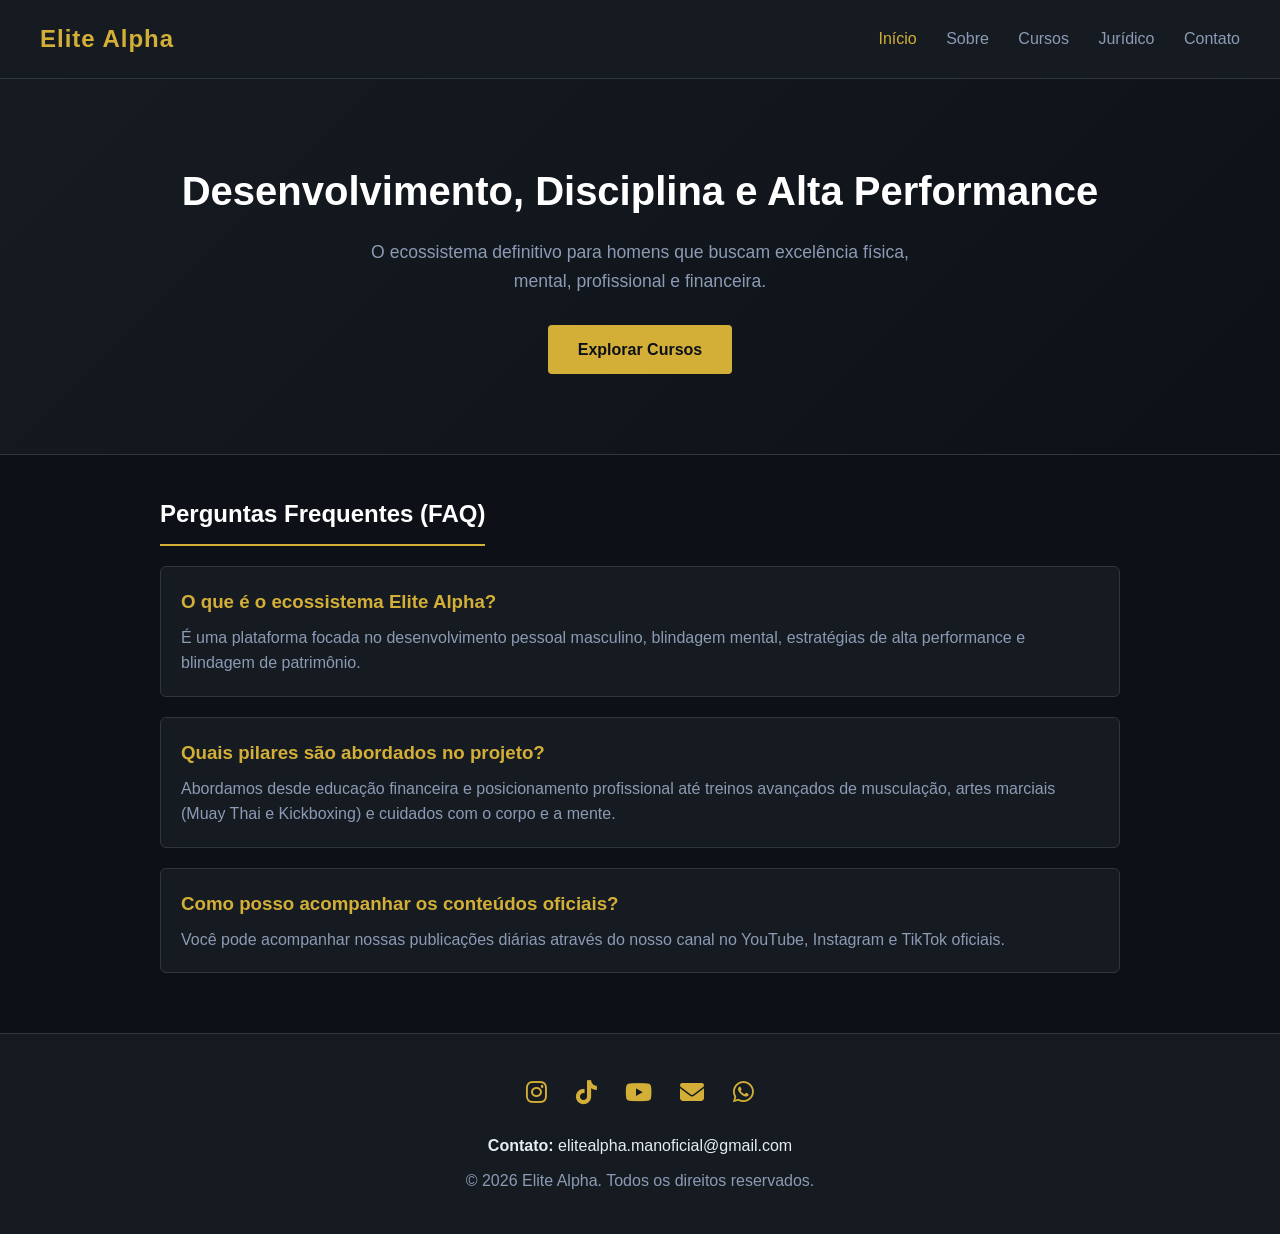
<file: index.html>
<!DOCTYPE html>
<html lang="pt-BR">
<head>
    <meta charset="UTF-8">
    <meta name="viewport" content="width=device-width, initial-scale=1.0">
    <title>Elite Alpha — Plataforma de Desenvolvimento Masculino & Alta Performance</title>
    <!-- Estilos do Site -->
    <link rel="stylesheet" href="assets/css/style.css">
    <!-- Ícones FontAwesome para Redes Sociais -->
    <link rel="stylesheet" href="https://cdnjs.cloudflare.com/ajax/libs/font-awesome/6.4.0/css/all.min.css">
</head>
<body>
    <!-- Cabeçalho de Navegação -->
    <header>
        <div class="logo">Elite Alpha</div>
        <nav>
            <a href="index.html" class="active">Início</a>
            <a href="sobre.html">Sobre</a>
            <a href="cursos.html">Cursos</a>
            <a href="juridico.html">Jurídico</a>
            <a href="contato.html">Contato</a>
        </nav>
    </header>

    <!-- Conteúdo Principal -->
    <main>
        <section class="hero">
            <h1>Desenvolvimento, Disciplina e Alta Performance</h1>
            <p>O ecossistema definitivo para homens que buscam excelência física, mental, profissional e financeira.</p>
            <a href="cursos.html" class="btn">Explorar Cursos</a>
        </section>

        <section class="container">
            <h2>Perguntas Frequentes (FAQ)</h2>
            
            <div class="faq-item">
                <h3>O que é o ecossistema Elite Alpha?</h3>
                <p>É uma plataforma focada no desenvolvimento pessoal masculino, blindagem mental, estratégias de alta performance e blindagem de patrimônio.</p>
            </div>
            
            <div class="faq-item">
                <h3>Quais pilares são abordados no projeto?</h3>
                <p>Abordamos desde educação financeira e posicionamento profissional até treinos avançados de musculação, artes marciais (Muay Thai e Kickboxing) e cuidados com o corpo e a mente.</p>
            </div>

            <div class="faq-item">
                <h3>Como posso acompanhar os conteúdos oficiais?</h3>
                <p>Você pode acompanhar nossas publicações diárias através do nosso canal no YouTube, Instagram e TikTok oficiais.</p>
            </div>
        </section>
    </main>

    <!-- Rodapé Corrigido e Otimizado -->
    <footer style="background-color: #161b22; border-top: 1px solid #30363d; text-align: center; padding: 40px 20px; margin-top: 60px; color: #8b9bb4;">
        <div class="social-links" style="margin-bottom: 20px;">
            <a href="https://instagram.com/elitealphaoficial" target="_blank" style="color: #d4af37; margin: 0 12px; font-size: 1.5rem;"><i class="fab fa-instagram"></i></a>
            <a href="https://tiktok.com/@elitealphaoficial" target="_blank" style="color: #d4af37; margin: 0 12px; font-size: 1.5rem;"><i class="fab fa-tiktok"></i></a>
            <a href="https://youtube.com/@elitealphaoficial" target="_blank" style="color: #d4af37; margin: 0 12px; font-size: 1.5rem;"><i class="fab fa-youtube"></i></a>
            <a href="mailto:elitealpha.manoficial@gmail.com" style="color: #d4af37; margin: 0 12px; font-size: 1.5rem;"><i class="fas fa-envelope"></i></a>
            <a href="https://wa.me/5531992068281" target="_blank" style="color: #d4af37; margin: 0 12px; font-size: 1.5rem;"><i class="fab fa-whatsapp"></i></a>
        </div>
        <p style="color: #e6edf3; margin-bottom: 10px;"><strong>Contato:</strong>  elitealpha.manoficial@gmail.com</p>
        <p>&copy; 2026 Elite Alpha. Todos os direitos reservados.</p>
    </footer>
</body>
</html>
</file>
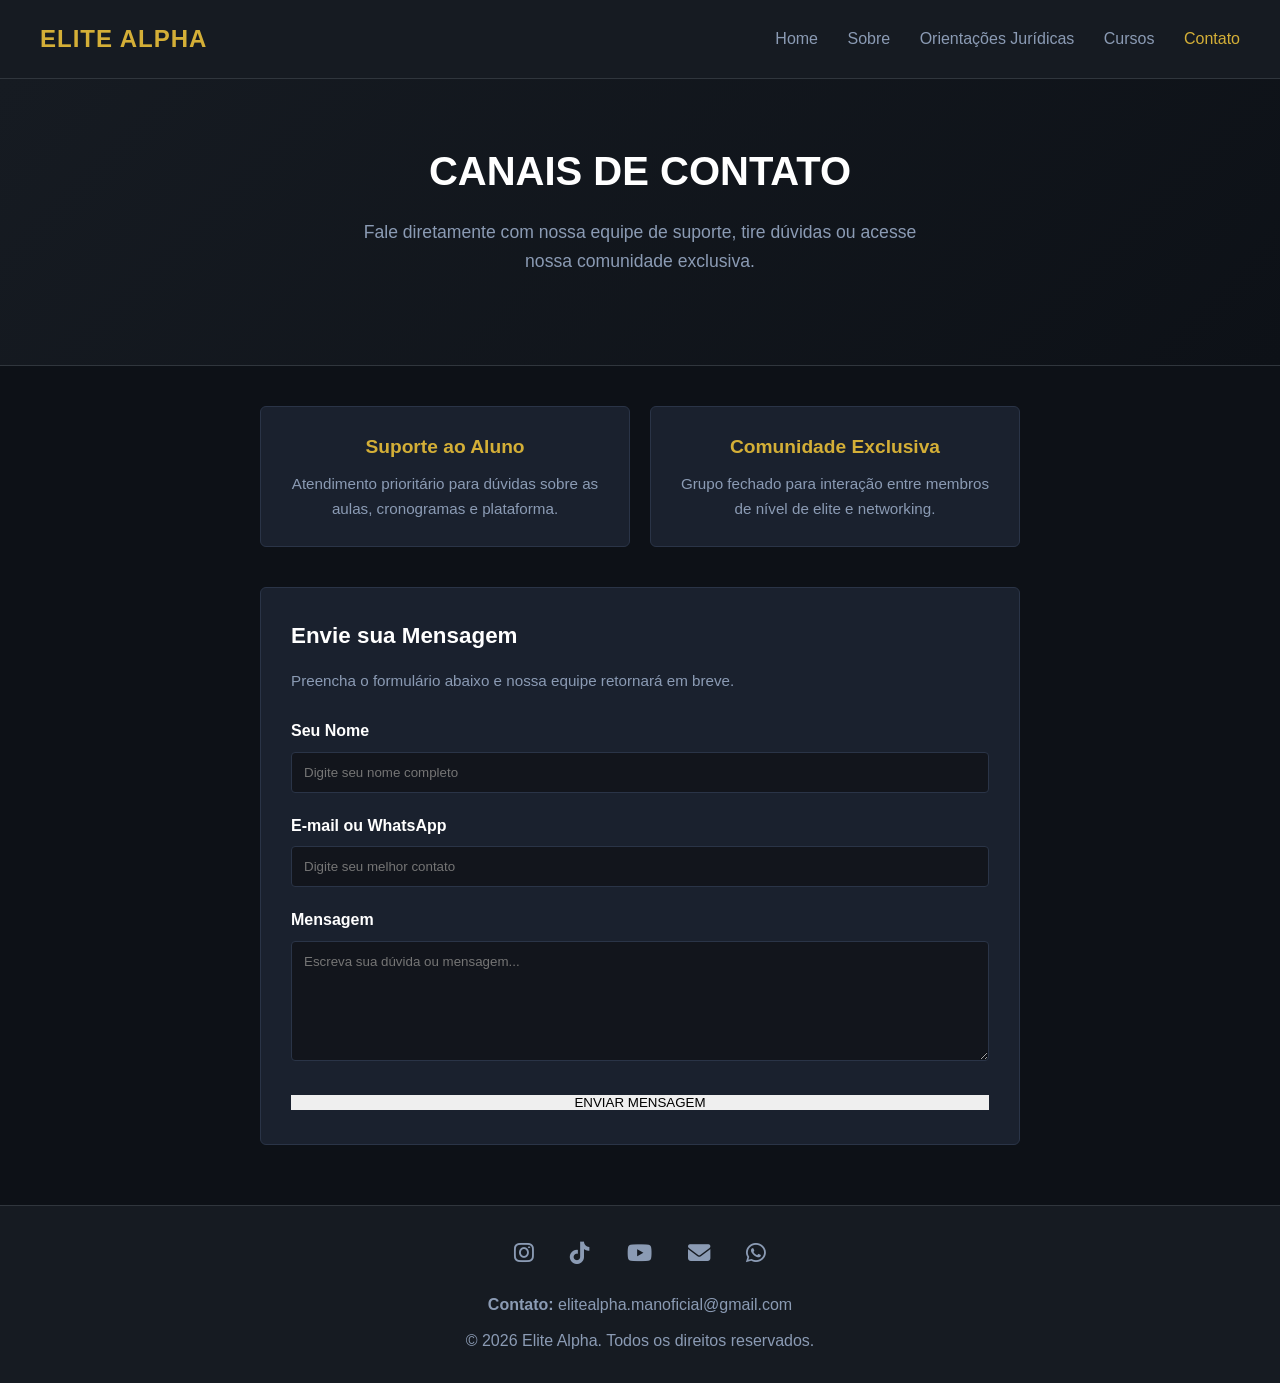
<file: contato.html>
<!DOCTYPE html>
<html lang="pt-BR">
<head>
    <meta charset="UTF-8">
    <meta name="viewport" content="width=device-width, initial-scale=1.0">
    <title>Contato — Elite Alpha</title>
    <link rel="stylesheet" href="assets/css/style.css">
    <!-- Ícones FontAwesome para Redes Sociais e Contato -->
    <link rel="stylesheet" href="https://cdnjs.cloudflare.com/ajax/libs/font-awesome/6.4.0/css/all.min.css">
    <style>
        .contato-container {
            max-width: 800px;
            margin: 40px auto;
            padding: 0 20px;
        }
        .contato-grid {
            display: grid;
            grid-template-columns: repeat(auto-fit, minmax(250px, 1fr));
            gap: 20px;
            margin-bottom: 40px;
        }
        .contato-card {
            background-color: #1a212e;
            border: 1px solid #2a3447;
            padding: 25px;
            border-radius: 6px;
            text-align: center;
        }
        .contato-card h3 {
            color: #d4af37;
            margin-bottom: 10px;
            font-size: 1.2rem;
        }
        .contato-card p {
            color: #8b9bb4;
            font-size: 0.95rem;
        }
        .form-section {
            background-color: #1a212e;
            border: 1px solid #2a3447;
            padding: 30px;
            border-radius: 6px;
        }
        .form-group {
            margin-bottom: 20px;
        }
        .form-group label {
            display: block;
            color: #ffffff;
            margin-bottom: 8px;
            font-weight: bold;
        }
        .form-group input, .form-group textarea {
            width: 100%;
            padding: 12px;
            background-color: #12151c;
            border: 1px solid #2a3447;
            color: #ffffff;
            border-radius: 4px;
        }
        .form-group textarea {
            height: 120px;
            resize: vertical;
        }
    </style>
</head>
<body>

    <header>
        <div class="logo">ELITE <span>ALPHA</span></div>
        <nav>
            <a href="index.html">Home</a>
            <a href="sobre.html">Sobre</a>
            <a href="juridico.html">Orientações Jurídicas</a>
            <a href="cursos.html">Cursos</a>
            <a href="contato.html" class="active">Contato</a>
        </nav>
    </header>

    <section class="hero" style="padding: 60px 20px;">
        <h1>CANAIS DE <span>CONTATO</span></h1>
        <p>Fale diretamente com nossa equipe de suporte, tire dúvidas ou acesse nossa comunidade exclusiva.</p>
    </section>

    <div class="contato-container">
        <div class="contato-grid">
            <div class="contato-card">
                <h3>Suporte ao Aluno</h3>
                <p>Atendimento prioritário para dúvidas sobre as aulas, cronogramas e plataforma.</p>
            </div>
            <div class="contato-card">
                <h3>Comunidade Exclusiva</h3>
                <p>Grupo fechado para interação entre membros de nível de elite e networking.</p>
            </div>
        </div>

        <div class="form-section">
            <h3 style="color: #ffffff; margin-bottom: 15px; font-size: 1.4rem;">Envie sua Mensagem</h3>
            <p style="color: #8b9bb4; margin-bottom: 25px; font-size: 0.95rem;">Preencha o formulário abaixo e nossa equipe retornará em breve.</p>
            
            <form id="formContato">
                <div class="form-group">
                    <label>Seu Nome</label>
                    <input type="text" id="nome" placeholder="Digite seu nome completo" required>
                </div>
                <div class="form-group">
                    <label>E-mail ou WhatsApp</label>
                    <input type="text" id="contato" placeholder="Digite seu melhor contato" required>
                </div>
                <div class="form-group">
                    <label>Mensagem</label>
                    <textarea id="mensagem" placeholder="Escreva sua dúvida ou mensagem..." required></textarea>
                </div>
                <button type="submit" class="btn-gold" style="border: none; cursor: pointer; width: 100%; text-align: center;">ENVIAR MENSAGEM</button>
            </form>

            <!-- Mensagem de Sucesso (Oculta por padrão) -->
            <div id="mensagemSucesso" style="display: none; background-color: #1b3022; border: 1px solid #2ecc71; color: #2ecc71; padding: 15px; border-radius: 4px; text-align: center; margin-top: 20px; font-weight: bold;">
                Mensagem enviada com sucesso! Nossa equipe entrará em contato em breve.
            </div>
        </div>
    </div>

    <!-- Rodapé com Redes Sociais e Contato Integrados -->
    <footer>
        <div class="social-links" style="margin-bottom: 20px;">
            <!-- Redes Sociais -->
            <a href="https://instagram.com/elitealphaoficial" target="_blank" title="Instagram Oficial">
                <i class="fab fa-instagram"></i>
            </a>
            <a href="https://tiktok.com/@elitealphaoficial" target="_blank" title="TikTok Oficial">
                <i class="fab fa-tiktok"></i>
            </a>
            <a href="https://youtube.com/@elitealphaoficial" target="_blank" title="YouTube Oficial">
                <i class="fab fa-youtube"></i>
            </a>
            <!-- Contato Direto -->
            <a href="mailto:elitealpha.manoficial@gmail.com" title="E-mail Oficial">
                <i class="fas fa-envelope"></i>
            </a>
            <a href="https://wa.me/5531992068281" target="_blank" title="WhatsApp Oficial">
                <i class="fab fa-whatsapp"></i>
            </a>
        </div>
        <p><strong>Contato:</strong>  elitealpha.manoficial@gmail.com</p>
        <p style="margin-top: 10px;">&copy; 2026 Elite Alpha. Todos os direitos reservados.</p>
    </footer>

    <script>
        document.getElementById('formContato').addEventListener('submit', function(event) {
            event.preventDefault(); // Evita o recarregamento da página

            // Captura os valores dos campos
            const nome = document.getElementById('nome').value.trim();
            const contato = document.getElementById('contato').value.trim();
            const mensagem = document.getElementById('mensagem').value.trim();

            // Validação simples para garantir que não estão vazios
            if (nome === '' || contato === '' || mensagem === '') {
                alert('Por favor, preencha todos os campos antes de enviar.');
                return;
            }

            // Reseta o formulário e exibe a mensagem de sucesso
            document.getElementById('formContato').reset();
            const sucessoBox = document.getElementById('mensagemSucesso');
            sucessoBox.style.display = 'block';

            // Oculta a mensagem de sucesso após 5 segundos
            setTimeout(function() {
                sucessoBox.style.display = 'none';
            }, 5000);
        });
    </script>

</body>
</html>
</file>
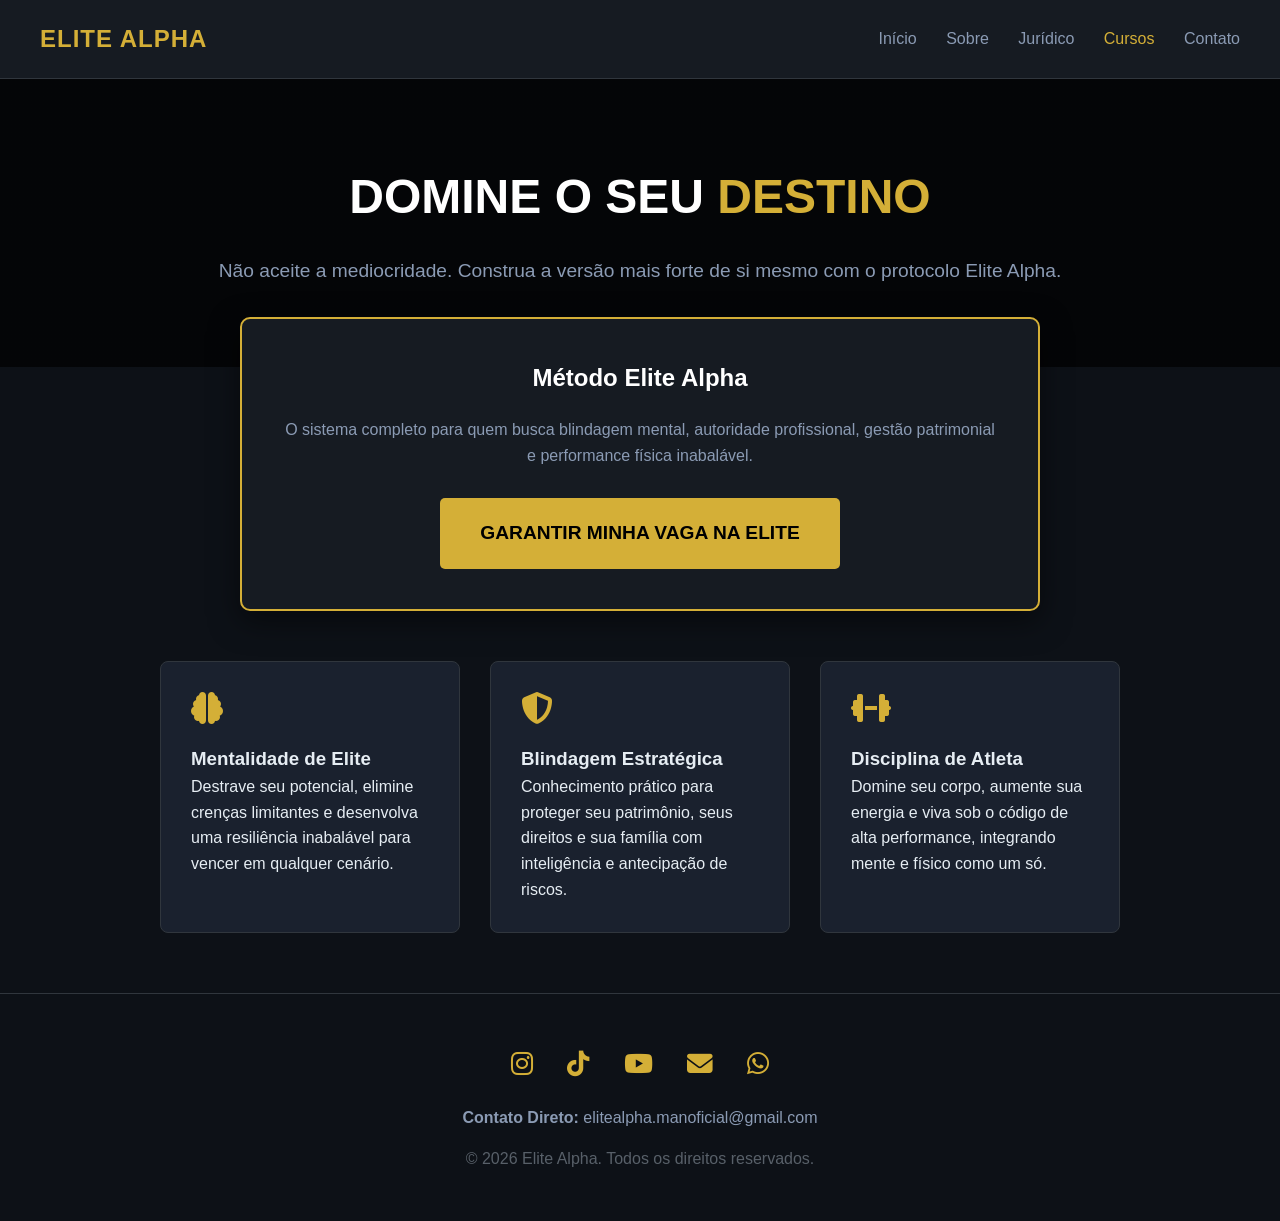
<file: cursos.html>
<!DOCTYPE html>
<html lang="pt-BR">
<head>
    <meta charset="UTF-8">
    <meta name="viewport" content="width=device-width, initial-scale=1.0">
    <title>Formações Elite Alpha | Domine o Seu Destino</title>
    <link rel="stylesheet" href="assets/css/style.css">
    <link rel="stylesheet" href="https://cdnjs.cloudflare.com/ajax/libs/font-awesome/6.4.0/css/all.min.css">
    <style>
        /* Estilos específicos para esta página de alta conversão */
        .hero-section { text-align: center; padding: 80px 20px; background: linear-gradient(rgba(0,0,0,0.7), rgba(0,0,0,0.7)), #0d1117; }
        .hero-section h1 { font-size: 3rem; color: #fff; margin-bottom: 20px; }
        .hero-section span { color: #d4af37; }
        
        .cta-box { max-width: 800px; margin: -50px auto 50px auto; background: #161b22; padding: 40px; border: 2px solid #d4af37; border-radius: 10px; text-align: center; box-shadow: 0 10px 30px rgba(0,0,0,0.5); }
        
        .beneficios-grid { display: grid; grid-template-columns: repeat(auto-fit, minmax(280px, 1fr)); gap: 30px; max-width: 1000px; margin: 0 auto 60px auto; padding: 0 20px; }
        .beneficio-card { background: #1a212e; padding: 30px; border-radius: 8px; border: 1px solid #30363d; transition: 0.3s; }
        .beneficio-card:hover { border-color: #d4af37; }
        .beneficio-card i { color: #d4af37; font-size: 2rem; margin-bottom: 20px; }
        
        .btn-gold-cta { background: #d4af37; color: #000; padding: 20px 40px; font-weight: 800; font-size: 1.2rem; border-radius: 5px; text-decoration: none; display: inline-block; transition: 0.3s; }
        .btn-gold-cta:hover { background: #fff; box-shadow: 0 0 20px #d4af37; }

        footer { background: #0d1117; border-top: 1px solid #30363d; padding: 50px 20px; text-align: center; }
        .footer-links { margin-bottom: 20px; }
        .footer-links a { color: #d4af37; font-size: 1.6rem; margin: 0 15px; }
    </style>
</head>
<body>

    <header>
        <div class="logo">ELITE <span>ALPHA</span></div>
        <nav>
            <a href="index.html">Início</a>
            <a href="sobre.html">Sobre</a>
            <a href="juridico.html">Jurídico</a>
            <a href="cursos.html" class="active">Cursos</a>
            <a href="contato.html">Contato</a>
        </nav>
    </header>

    <section class="hero-section">
        <h1>DOMINE O SEU <span>DESTINO</span></h1>
        <p style="font-size: 1.2rem; color: #8b9bb4;">Não aceite a mediocridade. Construa a versão mais forte de si mesmo com o protocolo Elite Alpha.</p>
    </section>

    <div class="cta-box">
        <h2 style="color: #fff; margin-bottom: 20px;">Método Elite Alpha</h2>
        <p style="color: #8b9bb4; margin-bottom: 30px;">O sistema completo para quem busca blindagem mental, autoridade profissional, gestão patrimonial e performance física inabalável.</p>
        <a href="https://go.hotmart.com/B106042773F" target="_blank" class="btn-gold-cta">GARANTIR MINHA VAGA NA ELITE</a>
    </div>

    <div class="beneficios-grid">
        <div class="beneficio-card">
            <i class="fas fa-brain"></i>
            <h3>Mentalidade de Elite</h3>
            <p>Destrave seu potencial, elimine crenças limitantes e desenvolva uma resiliência inabalável para vencer em qualquer cenário.</p>
        </div>
        <div class="beneficio-card">
            <i class="fas fa-shield-alt"></i>
            <h3>Blindagem Estratégica</h3>
            <p>Conhecimento prático para proteger seu patrimônio, seus direitos e sua família com inteligência e antecipação de riscos.</p>
        </div>
        <div class="beneficio-card">
            <i class="fas fa-dumbbell"></i>
            <h3>Disciplina de Atleta</h3>
            <p>Domine seu corpo, aumente sua energia e viva sob o código de alta performance, integrando mente e físico como um só.</p>
        </div>
    </div>

    <footer>
        <div class="footer-links">
            <a href="https://instagram.com/elitealphaoficial" target="_blank"><i class="fab fa-instagram"></i></a>
            <a href="https://tiktok.com/@elitealphaoficial" target="_blank"><i class="fab fa-tiktok"></i></a>
            <a href="https://youtube.com/@elitealphaoficial" target="_blank"><i class="fab fa-youtube"></i></a>
            <a href="mailto:elitealpha.manoficial@gmail.com"><i class="fas fa-envelope"></i></a>
            <a href="https://wa.me/5531992068281" target="_blank"><i class="fab fa-whatsapp"></i></a>
        </div>
        <p style="color: #8b9bb4;"><strong>Contato Direto:</strong> elitealpha.manoficial@gmail.com</p>
        <p style="margin-top: 15px; color: #586069;">&copy; 2026 Elite Alpha. Todos os direitos reservados.</p>
    </footer>

</body>
</html>
</file>
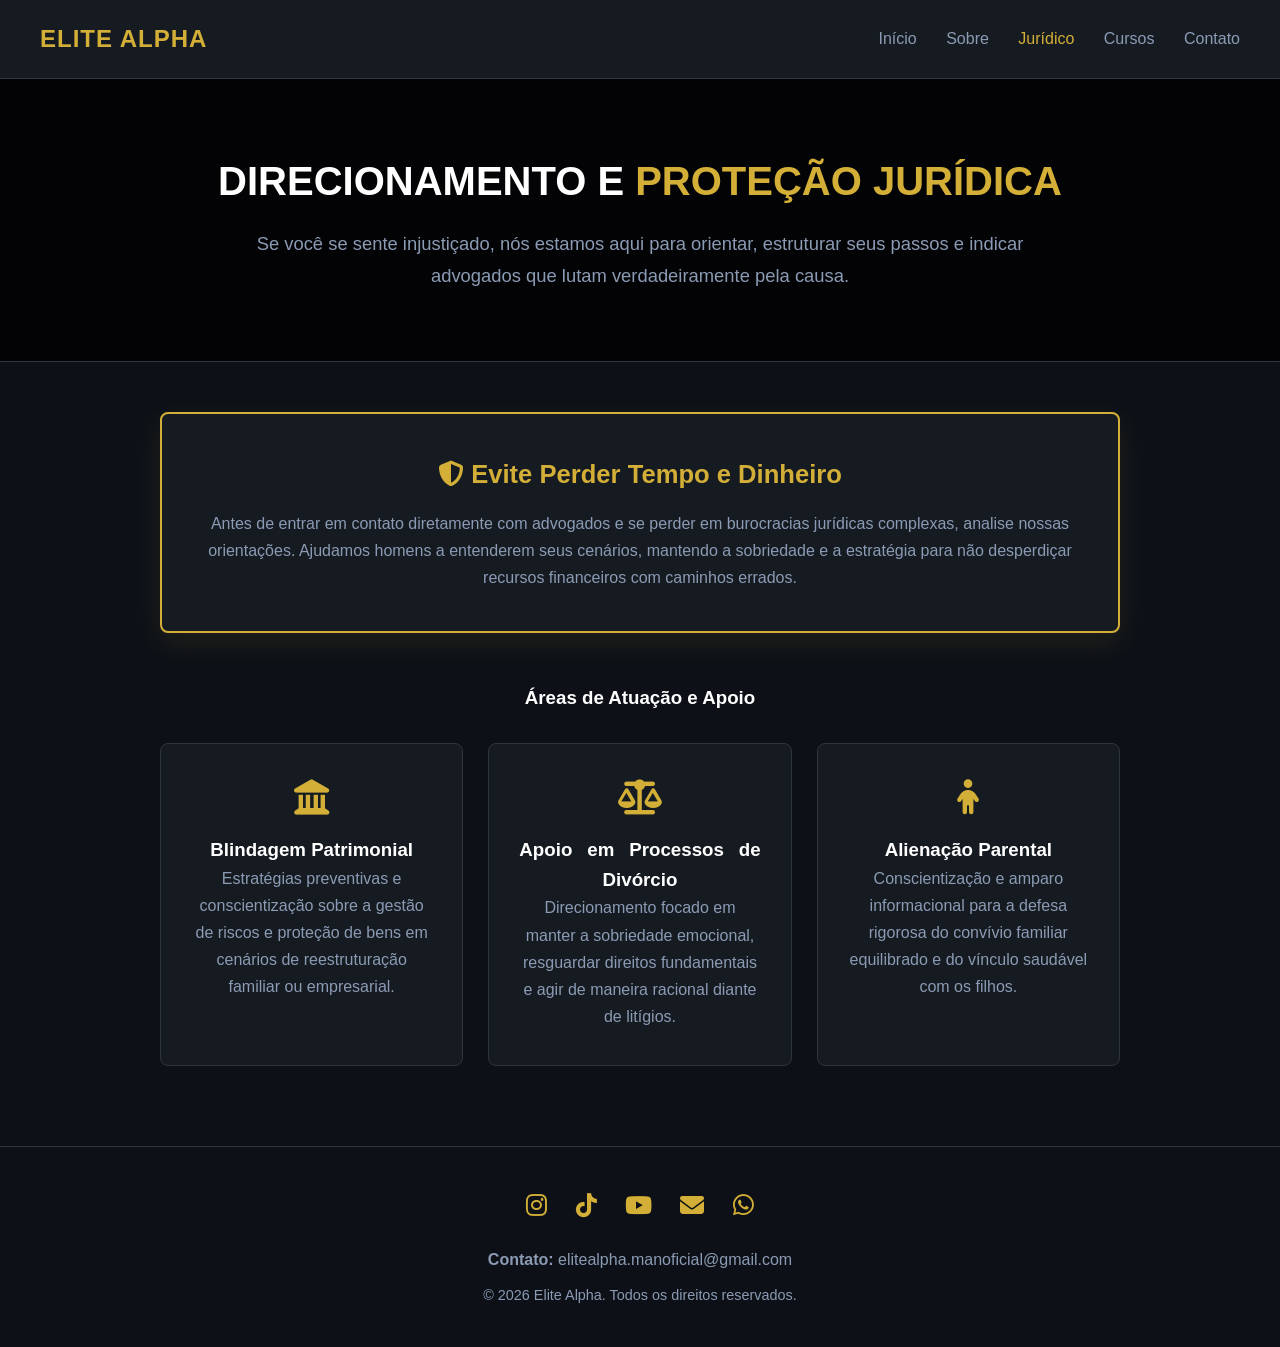
<file: juridico.html>
<!DOCTYPE html>
<html lang="pt-BR">
<head>
    <meta charset="UTF-8">
    <meta name="viewport" content="width=device-width, initial-scale=1.0">
    <title>Orientações Jurídicas — Elite Alpha</title>
    <link rel="stylesheet" href="assets/css/style.css">
    <link rel="stylesheet" href="https://cdnjs.cloudflare.com/ajax/libs/font-awesome/6.4.0/css/all.min.css">
    <style>
        .juridico-container { max-width: 1000px; margin: 50px auto; padding: 0 20px; }
        
        /* Regras de Alinhamento Solicitadas */
        h1, h2, h3 { text-align: justify; text-align-last: center; color: #ffffff; }
        p { text-align: center; color: #8b9bb4; line-height: 1.7; }
        
        .hero-juridico { text-align: center; padding: 70px 20px; background: linear-gradient(rgba(0,0,0,0.8), rgba(0,0,0,0.8)), #0d1117; border-bottom: 1px solid #30363d; }
        .hero-juridico h1 { font-size: 2.5rem; margin-bottom: 15px; }
        .hero-juridico h1 span { color: #d4af37; }
        .hero-juridico p { font-size: 1.15rem; max-width: 800px; margin: 0 auto; }
        
        .aviso-estrategico-box { background-color: #161b22; border: 2px solid #d4af37; padding: 40px; border-radius: 8px; margin-bottom: 50px; box-shadow: 0 10px 30px rgba(212, 175, 55, 0.1); }
        .aviso-estrategico-box h3 { font-size: 1.6rem; margin-bottom: 15px; color: #d4af37; }
        
        .juridico-grid { display: grid; grid-template-columns: repeat(auto-fit, minmax(300px, 1fr)); gap: 25px; }
        .juridico-card { background-color: #161b22; border: 1px solid #30363d; padding: 35px 30px; border-radius: 8px; transition: 0.3s; }
        .juridico-card:hover { transform: translateY(-5px); border-color: #d4af37; }
        .juridico-card i { color: #d4af37; font-size: 2.2rem; margin-bottom: 20px; display: block; text-align: center; }
        
        footer { background-color: #0d1117; border-top: 1px solid #30363d; text-align: center; padding: 40px 20px; margin-top: 80px; color: #8b9bb4; }
        .footer-links { margin-bottom: 20px; }
        .footer-links a { color: #d4af37; margin: 0 12px; font-size: 1.5rem; transition: 0.3s; }
        .footer-links a:hover { color: #ffffff; }
    </style>
</head>
<body>

    <header>
        <div class="logo">ELITE <span>ALPHA</span></div>
        <nav>
            <a href="index.html">Início</a>
            <a href="sobre.html">Sobre</a>
            <a href="juridico.html" class="active">Jurídico</a>
            <a href="cursos.html">Cursos</a>
            <a href="contato.html">Contato</a>
        </nav>
    </header>

    <section class="hero-juridico">
        <h1>DIRECIONAMENTO E <span>PROTEÇÃO JURÍDICA</span></h1>
        <p>Se você se sente injustiçado, nós estamos aqui para orientar, estruturar seus passos e indicar advogados que lutam verdadeiramente pela causa.</p>
    </section>

    <div class="juridico-container">
        
        <div class="aviso-estrategico-box">
            <h3><i class="fas fa-shield-alt"></i> Evite Perder Tempo e Dinheiro</h3>
            <p>Antes de entrar em contato diretamente com advogados e se perder em burocracias jurídicas complexas, analise nossas orientações. Ajudamos homens a entenderem seus cenários, mantendo a sobriedade e a estratégia para não desperdiçar recursos financeiros com caminhos errados.</p>
        </div>

        <h3 style="margin-bottom: 30px;">Áreas de Atuação e Apoio</h3>

        <div class="juridico-grid">
            <div class="juridico-card">
                <i class="fas fa-landmark"></i>
                <h3>Blindagem Patrimonial</h3>
                <p>Estratégias preventivas e conscientização sobre a gestão de riscos e proteção de bens em cenários de reestruturação familiar ou empresarial.</p>
            </div>
            
            <div class="juridico-card">
                <i class="fas fa-balance-scale"></i>
                <h3>Apoio em Processos de Divórcio</h3>
                <p>Direcionamento focado em manter a sobriedade emocional, resguardar direitos fundamentais e agir de maneira racional diante de litígios.</p>
            </div>
            
            <div class="juridico-card">
                <i class="fas fa-child"></i>
                <h3>Alienação Parental</h3>
                <p>Conscientização e amparo informacional para a defesa rigorosa do convívio familiar equilibrado e do vínculo saudável com os filhos.</p>
            </div>
        </div>
    </div>

    <footer>
        <div class="footer-links">
            <a href="https://instagram.com/elitealphaoficial" target="_blank"><i class="fab fa-instagram"></i></a>
            <a href="https://tiktok.com/@elitealphaoficial" target="_blank"><i class="fab fa-tiktok"></i></a>
            <a href="https://youtube.com/@elitealphaoficial" target="_blank"><i class="fab fa-youtube"></i></a>
            <a href="mailto:elitealpha.manoficial@gmail.com"><i class="fas fa-envelope"></i></a>
            <a href="https://wa.me/5531992068281" target="_blank"><i class="fab fa-whatsapp"></i></a>
        </div>
        <p><strong>Contato:</strong> elitealpha.manoficial@gmail.com </p>
        <p style="margin-top: 10px; font-size: 0.9rem;">&copy; 2026 Elite Alpha. Todos os direitos reservados.</p>
    </footer>

</body>
</html>
</file>
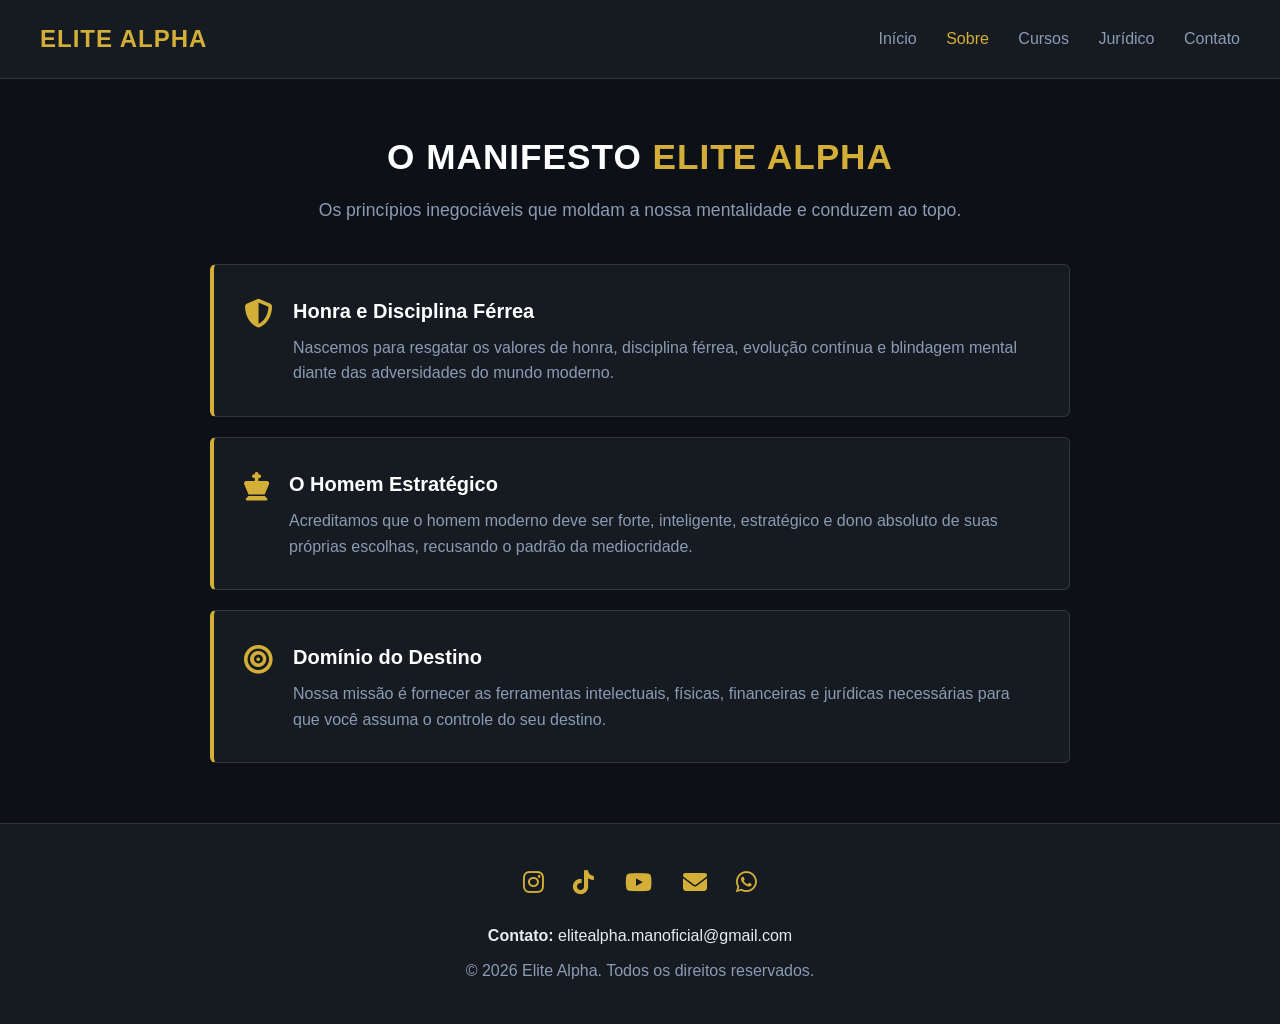
<file: sobre.html>
<!DOCTYPE html>
<html lang="pt-BR">
<head>
    <meta charset="UTF-8">
    <meta name="viewport" content="width=device-width, initial-scale=1.0">
    <title>Sobre — Elite Alpha</title>
    <link rel="stylesheet" href="assets/css/style.css">
    <link rel="stylesheet" href="https://cdnjs.cloudflare.com/ajax/libs/font-awesome/6.4.0/css/all.min.css">
    <style>
        .sobre-container {
            max-width: 900px;
            margin: 50px auto;
            padding: 0 20px;
        }
        .sobre-header {
            text-align: center;
            margin-bottom: 40px;
        }
        .sobre-header h1 {
            color: #ffffff;
            font-size: 2.2rem;
            margin-bottom: 10px;
            letter-spacing: 1px;
        }
        .sobre-header h1 span {
            color: #d4af37;
        }
        .sobre-header p {
            color: #8b9bb4;
            font-size: 1.1rem;
        }
        .manifesto-grid {
            display: grid;
            grid-template-columns: 1fr;
            gap: 20px;
        }
        .manifesto-card {
            background-color: #161b22;
            border: 1px solid #30363d;
            border-left: 4px solid #d4af37;
            padding: 30px;
            border-radius: 6px;
            display: flex;
            align-items: flex-start;
            gap: 20px;
            transition: transform 0.3s ease, border-color 0.3s ease;
        }
        .manifesto-card:hover {
            transform: translateY(-3px);
            border-color: #d4af37;
        }
        .manifesto-card i {
            color: #d4af37;
            font-size: 1.8rem;
            margin-top: 4px;
        }
        .manifesto-card h3 {
            color: #ffffff;
            font-size: 1.25rem;
            margin-bottom: 8px;
        }
        .manifesto-card p {
            color: #8b9bb4;
            font-size: 1rem;
            line-height: 1.6;
            text-align: left;
        }
    </style>
</head>
<body>
    <header>
        <div class="logo">ELITE <span>ALPHA</span></div>
        <nav>
            <a href="index.html">Início</a>
            <a href="sobre.html" class="active">Sobre</a>
            <a href="cursos.html">Cursos</a>
            <a href="juridico.html">Jurídico</a>
            <a href="contato.html">Contato</a>
        </nav>
    </header>

    <main class="sobre-container">
        <div class="sobre-header">
            <h1>O MANIFESTO <span>ELITE ALPHA</span></h1>
            <p>Os princípios inegociáveis que moldam a nossa mentalidade e conduzem ao topo.</p>
        </div>

        <div class="manifesto-grid">
            <div class="manifesto-card">
                <i class="fas fa-shield-alt"></i>
                <div>
                    <h3>Honra e Disciplina Férrea</h3>
                    <p>Nascemos para resgatar os valores de honra, disciplina férrea, evolução contínua e blindagem mental diante das adversidades do mundo moderno.</p>
                </div>
            </div>

            <div class="manifesto-card">
                <i class="fas fa-chess-king"></i>
                <div>
                    <h3>O Homem Estratégico</h3>
                    <p>Acreditamos que o homem moderno deve ser forte, inteligente, estratégico e dono absoluto de suas próprias escolhas, recusando o padrão da mediocridade.</p>
                </div>
            </div>

            <div class="manifesto-card">
                <i class="fas fa-bullseye"></i>
                <div>
                    <h3>Domínio do Destino</h3>
                    <p>Nossa missão é fornecer as ferramentas intelectuais, físicas, financeiras e jurídicas necessárias para que você assuma o controle do seu destino.</p>
                </div>
            </div>
        </div>
    </main>

    <!-- Rodapé Padronizado -->
    <footer style="background-color: #161b22; border-top: 1px solid #30363d; text-align: center; padding: 40px 20px; margin-top: 60px; color: #8b9bb4;">
        <div class="social-links" style="margin-bottom: 20px;">
            <a href="https://instagram.com/elitealphaoficial" target="_blank" style="color: #d4af37; margin: 0 12px; font-size: 1.5rem;" title="Instagram"><i class="fab fa-instagram"></i></a>
            <a href="https://tiktok.com/@elitealphaoficial" target="_blank" style="color: #d4af37; margin: 0 12px; font-size: 1.5rem;" title="TikTok"><i class="fab fa-tiktok"></i></a>
            <a href="https://youtube.com/@elitealphaoficial" target="_blank" style="color: #d4af37; margin: 0 15px; font-size: 1.5rem;" title="YouTube"><i class="fab fa-youtube"></i></a>
            <a href="mailto:elitealpha.manoficial@gmail.com" style="color: #d4af37; margin: 0 12px; font-size: 1.5rem;" title="E-mail"><i class="fas fa-envelope"></i></a>
            <a href="https://wa.me/5531992068281" target="_blank" style="color: #d4af37; margin: 0 12px; font-size: 1.5rem;" title="WhatsApp"><i class="fab fa-whatsapp"></i></a>
        </div>
        <p style="color: #e6edf3; margin-bottom: 10px;"><strong>Contato:</strong> elitealpha.manoficial@gmail.com</p>
        <p>&copy; 2026 Elite Alpha. Todos os direitos reservados.</p>
    </footer>
</body>
</html>
</file>
<file: assets/css/style.css>
/* Reset e Configurações Globais */
* {
    margin: 0;
    padding: 0;
    box-sizing: border-box;
    font-family: 'Arial', sans-serif;
}

body {
    background-color: #0d1117;
    color: #e6edf3;
    line-height: 1.6;
}

/* Cabeçalho e Menu */
header {
    background-color: #161b22;
    border-bottom: 1px solid #30363d;
    padding: 20px 40px;
    display: flex;
    justify-content: space-between;
    align-items: center;
    position: sticky;
    top: 0;
    z-index: 1000;
}

header .logo {
    font-size: 1.5rem;
    font-weight: bold;
    color: #d4af37;
    letter-spacing: 1px;
}

header nav a {
    color: #8b9bb4;
    text-decoration: none;
    margin-left: 25px;
    font-weight: 500;
    transition: color 0.3s ease;
}

header nav a:hover,
header nav a.active {
    color: #d4af37;
}

/* Seção Hero e Containers */
.hero {
    padding: 80px 20px;
    text-align: center;
    background: linear-gradient(135deg, #161b22 0%, #0d1117 100%);
    border-bottom: 1px solid #30363d;
}

.hero h1 {
    font-size: 2.5rem;
    color: #ffffff;
    margin-bottom: 15px;
}

.hero p {
    font-size: 1.1rem;
    color: #8b9bb4;
    max-width: 600px;
    margin: 0 auto 30px auto;
}

.btn {
    display: inline-block;
    background-color: #d4af37;
    color: #0d1117;
    padding: 12px 30px;
    border-radius: 4px;
    text-decoration: none;
    font-weight: bold;
    transition: background-color 0.3s ease;
}

.btn:hover {
    background-color: #f1c40f;
}

.container {
    max-width: 1000px;
    margin: 40px auto;
    padding: 0 20px;
}

.container h2, .container h1 {
    color: #ffffff;
    margin-bottom: 20px;
    border-bottom: 2px solid #d4af37;
    padding-bottom: 10px;
    display: inline-block;
}

/* FAQ / Seções */
.faq-item {
    background-color: #161b22;
    border: 1px solid #30363d;
    padding: 20px;
    border-radius: 6px;
    margin-bottom: 20px;
}

.faq-item h3 {
    color: #d4af37;
    margin-bottom: 8px;
}

.faq-item p {
    color: #8b9bb4;
}

/* Rodapé */
footer {
    background-color: #161b22;
    border-top: 1px solid #30363d;
    text-align: center;
    padding: 30px 20px;
    margin-top: 60px;
    color: #8b9bb4;
}

footer .social-links {
    margin-bottom: 15px;
}

footer .social-links a {
    color: #8b9bb4;
    margin: 0 15px;
    font-size: 1.4rem;
    text-decoration: none;
    transition: all 0.3s ease;
}

footer .social-links a:hover {
    color: #d4af37 !important;
    transform: translateY(-2px);
    display: inline-block;
}
</file>
